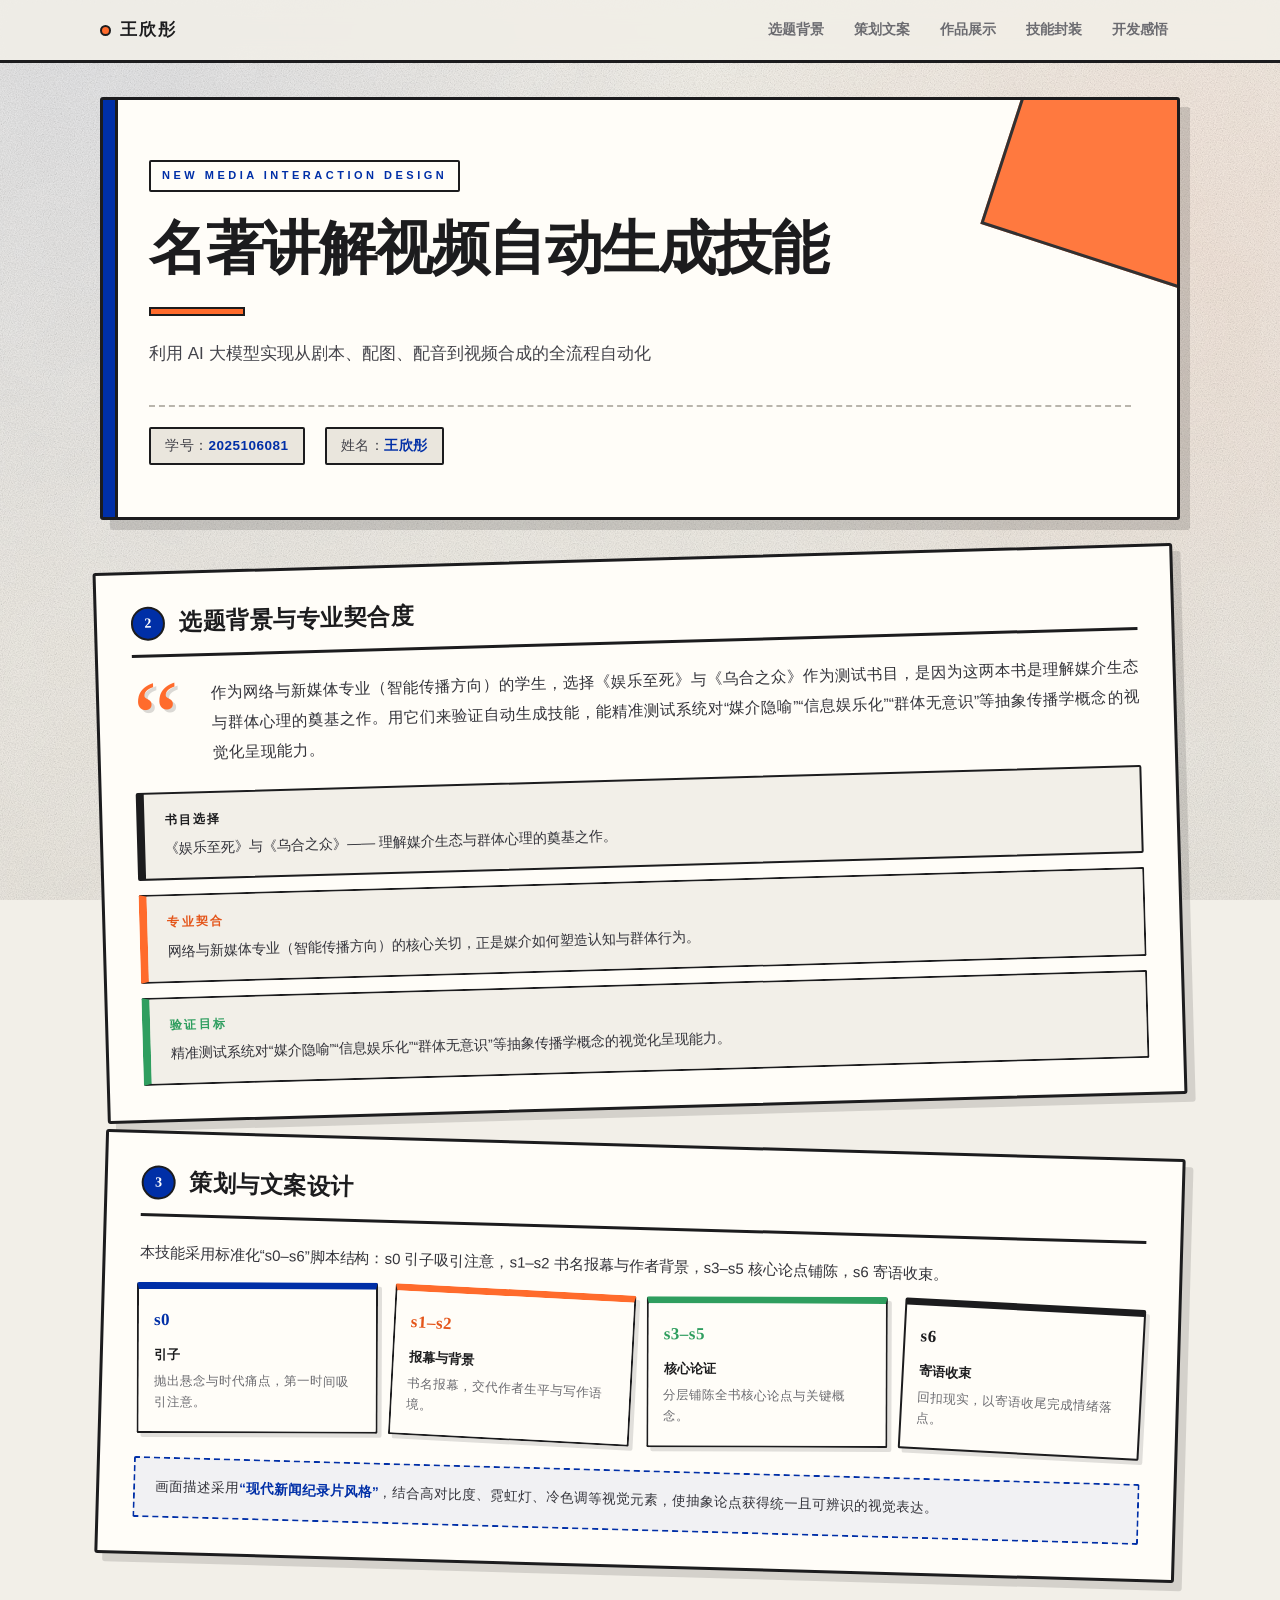
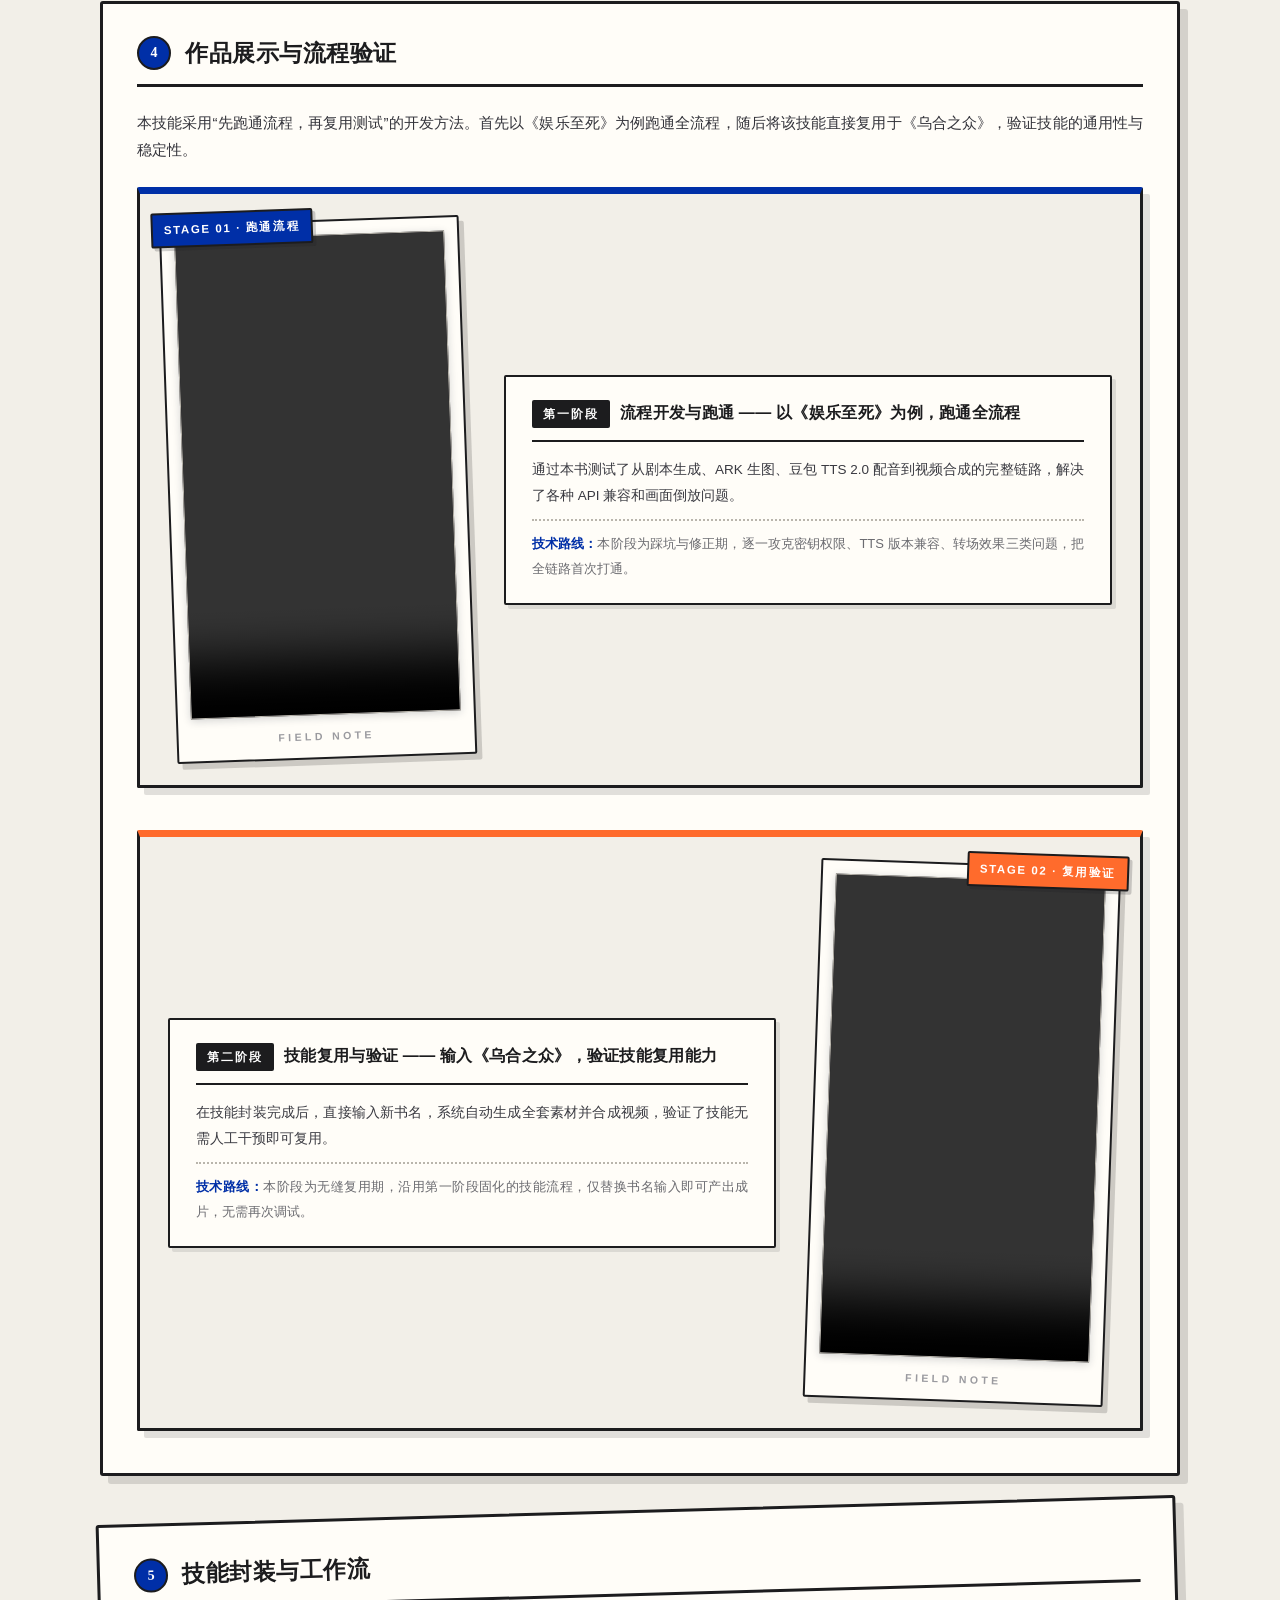
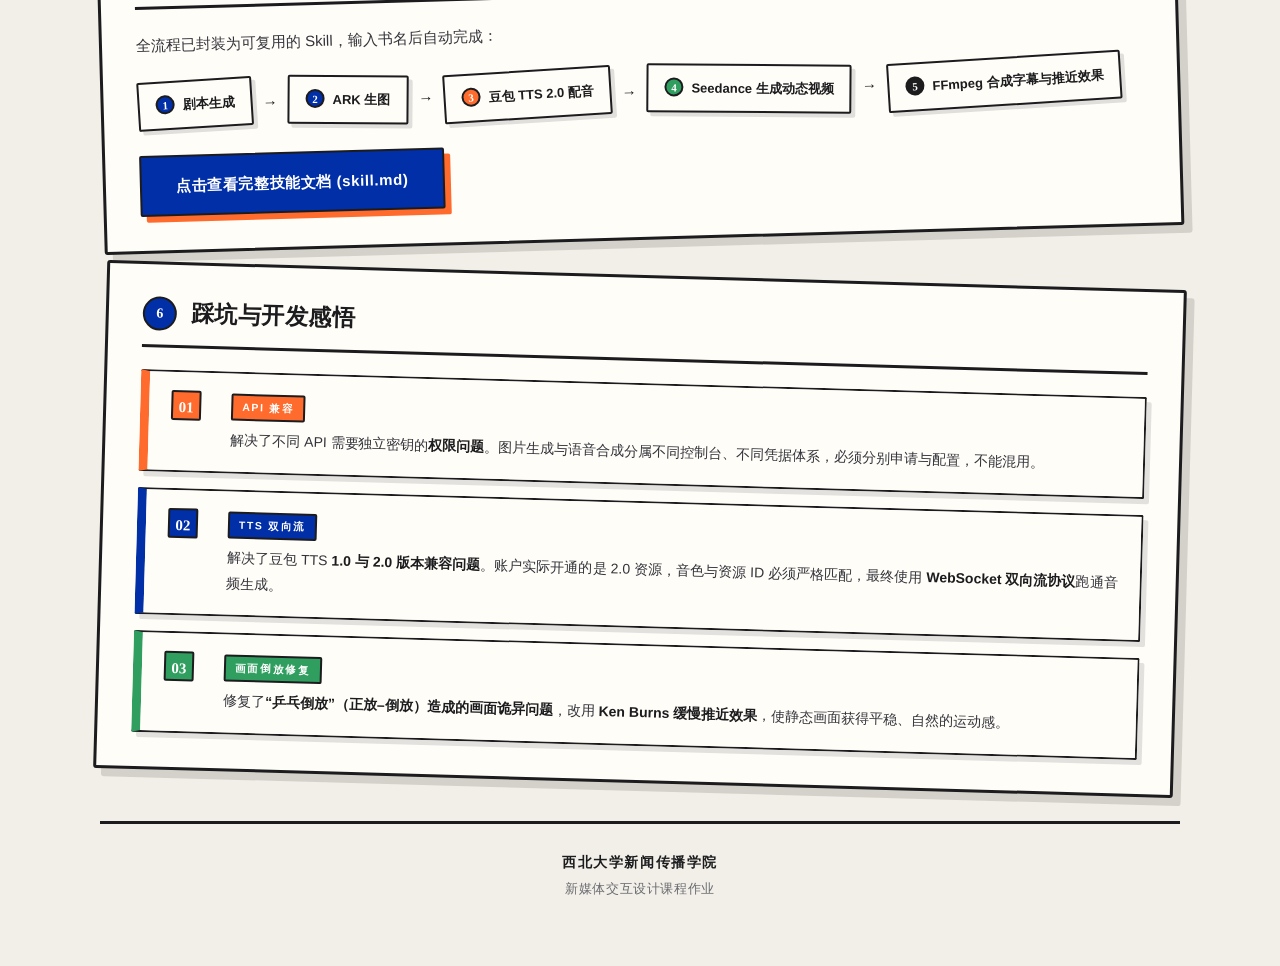
<file: 2025106081王欣彤/Assignment1/index.html>
<!DOCTYPE html>
<html lang="zh-CN">
<head>
<meta charset="UTF-8">
<meta name="viewport" content="width=device-width, initial-scale=1.0">
<title>名著讲解视频自动生成技能 | 2025106081 王欣彤</title>
<!-- 外部样式表（保留，仍可用）；本页视觉升级版样式以内联 style 为准 -->
<link rel="stylesheet" href="css/style.css">
<style>
  /* ============================================================
     现代杂志拼贴风格 · 视觉升级版
     说明：本 <style> 位于 <link> 之后，同名选择器优先级更靠后，
          因此页面最终生效的是本段规则（原 style.css 作为兼容保留）。
     ============================================================ */

  :root{
    --primary:#1A365D;
    --accent:#3182CE;
    --accent-dark:#2C6DB0;
    --bg:#F8FAFC;
    --line:#E2E8F0;
    --text:#1E293B;
    --muted:#64748B;
    --radius:6px;

    /* --- 拼贴风新增令牌 --- */
    --paper:#F2EFE8;          /* 米白纸底 */
    --paper-2:#EAE6DD;        /* 深一档的纸色 */
    --ink:#1C1C1E;            /* 高级灰近黑 */
    --gray-1:#6B6B70;
    --gray-2:#9A9A9F;
    --klein:#002FA7;          /* 克莱因蓝 */
    --klein-dark:#001E6B;
    --orange:#FF6B2C;         /* 活力橙 */
    --orange-dark:#E4551A;
    --green:#2F9E5F;
    --hard:#1C1C1E;           /* 粗黑边框色 */
  }

  *{margin:0;padding:0;box-sizing:border-box;}

  html{
    -webkit-text-size-adjust:100%;
    scroll-behavior:smooth;      /* 锚点平滑滚动 */
    scroll-padding-top:96px;     /* 吸顶导航补偿 */
  }

  body{
    font-family:"Microsoft YaHei","微软雅黑","PingFang SC","Hiragino Sans GB",sans-serif;
    color:var(--text);
    font-size:15px;
    line-height:1.8;
    padding:0 24px 64px;
    background-color:var(--paper);
    /* 米白底 + 渐变晕染 + 双层噪点纹理，纯 CSS / 内联 SVG，不依赖外部资源 */
    background-image:
      url("data:image/svg+xml;utf8,<svg xmlns='http://www.w3.org/2000/svg' width='160' height='160'><filter id='n'><feTurbulence type='fractalNoise' baseFrequency='0.85' numOctaves='4' stitchTiles='stitch'/><feColorMatrix type='saturate' values='0'/></filter><rect width='160' height='160' filter='url(%23n)' opacity='0.42'/></svg>"),
      url("data:image/svg+xml;utf8,<svg xmlns='http://www.w3.org/2000/svg' width='420' height='420'><filter id='m'><feTurbulence type='fractalNoise' baseFrequency='0.014' numOctaves='2'/><feColorMatrix type='saturate' values='0'/></filter><rect width='420' height='420' filter='url(%23m)' opacity='0.5'/></svg>"),
      radial-gradient(circle at 8% 4%, rgba(0,47,167,.07), transparent 42%),
      radial-gradient(circle at 94% 26%, rgba(255,107,44,.08), transparent 38%),
      linear-gradient(180deg,#F6F3EC 0%,#F2EFE8 38%,#EDE9E1 100%);
    background-size:160px 160px, 420px 420px, auto, auto, auto;
    background-attachment:fixed, fixed, fixed, fixed, fixed;
    background-blend-mode:multiply, soft-light, normal, normal, normal;
  }

  .wrap{
    max-width:1080px;
    margin:0 auto;
  }

  /* ================= 顶部吸顶导航 ================= */
  .nav{
    position:sticky;
    top:0;
    z-index:99;
    margin:0 -24px;
    padding:0 24px;
    background:rgba(242,239,232,.86);
    -webkit-backdrop-filter:saturate(150%) blur(10px);
    backdrop-filter:saturate(150%) blur(10px);
    border-bottom:3px solid var(--hard);
  }

  .nav-inner{
    max-width:1080px;
    margin:0 auto;
    height:60px;
    display:flex;
    align-items:center;
    justify-content:space-between;
    gap:20px;
  }

  .nav-brand{
    font-size:17px;
    font-weight:900;
    color:var(--ink);
    letter-spacing:2px;
    white-space:nowrap;
    display:flex;
    align-items:center;
    gap:9px;
  }

  .nav-brand .dot{
    width:11px;
    height:11px;
    background:var(--orange);
    border:2px solid var(--hard);
    border-radius:50%;
    display:inline-block;
  }

  .nav-links{
    display:flex;
    align-items:center;
    gap:6px;
    flex-wrap:nowrap;
  }

  .nav-links a{
    position:relative;
    display:inline-block;
    font-size:13.5px;
    font-weight:700;
    color:var(--gray-1);
    text-decoration:none;
    padding:7px 12px;
    border-radius:3px;
    white-space:nowrap;
    transition:color .18s ease, background .18s ease;
  }

  .nav-links a:hover{
    color:var(--klein);
    background:rgba(0,47,167,.07);
  }

  /* 克制的悬停下划线 */
  .nav-links a::after{
    content:"";
    position:absolute;
    left:12px;
    right:12px;
    bottom:3px;
    height:2px;
    background:var(--orange);
    transform:scaleX(0);
    transform-origin:left center;
    transition:transform .22s ease;
  }

  .nav-links a:hover::after{transform:scaleX(1);}

  /* ================= 通用区块卡片（复古粗边框 + 粗阴影） ================= */
  .card{
    position:relative;
    background:#FFFDF8;
    border:3px solid var(--hard);
    border-radius:3px;
    padding:32px 34px 34px;
    margin-bottom:34px;
    box-shadow:8px 8px 0 rgba(28,28,30,.14);
    transition:transform .22s ease, box-shadow .22s ease;
  }

  .card:hover{
    transform:scale(1.012) rotate(0deg);
    box-shadow:11px 12px 0 rgba(28,28,30,.18);
  }

  /* 拼贴：部分区块轻微旋转 2-3 度 */
  .tilt-l{transform:rotate(-1.6deg);}
  .tilt-r{transform:rotate(1.6deg);}
  .tilt-l:hover{transform:scale(1.012) rotate(-1.6deg);}
  .tilt-r:hover{transform:scale(1.012) rotate(1.6deg);}

  /* 区块序号贴纸 */
  .card-head{
    display:flex;
    align-items:center;
    gap:14px;
    padding-bottom:14px;
    margin-bottom:22px;
    border-bottom:3px solid var(--hard);
  }

  .num{
    flex:0 0 auto;
    width:34px;
    height:34px;
    border-radius:50%;
    background:var(--klein);
    color:#FFFFFF;
    font-size:14px;
    font-weight:900;
    line-height:30px;
    text-align:center;
    font-family:Georgia,"Times New Roman",serif;
    border:2px solid var(--hard);
  }

  .card-head h2{
    font-size:23px;
    font-weight:900;
    color:var(--ink);
    letter-spacing:.5px;
    line-height:1.35;
  }

  /* 细无衬线小字标签，与小标题形成对比 */
  .kicker{
    display:block;
    font-size:11px;
    font-weight:700;
    letter-spacing:3.2px;
    color:var(--gray-2);
    text-transform:uppercase;
    margin-bottom:6px;
  }

  p{
    color:#33333A;
    text-align:justify;
  }

  p + p{margin-top:12px;}

  /* ================= 1. 封面 ================= */
  .cover{
    position:relative;
    background:#FFFDF8;
    border:3px solid var(--hard);
    border-radius:3px;
    padding:60px 46px 52px;
    margin:34px 0 38px;
    overflow:hidden;
    box-shadow:10px 10px 0 rgba(28,28,30,.16);
  }

  /* 克莱因蓝色块：拼贴色带 */
  .cover::before{
    content:"";
    position:absolute;
    top:0;
    left:0;
    width:12px;
    height:100%;
    background:var(--klein);
    border-right:3px solid var(--hard);
  }

  /* 活力橙装饰斜块 */
  .cover::after{
    content:"";
    position:absolute;
    right:-70px;
    top:-70px;
    width:230px;
    height:230px;
    background:var(--orange);
    border:3px solid var(--hard);
    transform:rotate(18deg);
    opacity:.9;
  }

  .cover > *{position:relative;z-index:2;}

  .cover .eyebrow{
    display:inline-block;
    font-size:11px;
    font-weight:700;
    letter-spacing:3.5px;
    color:var(--klein);
    border:2px solid var(--hard);
    background:#FFFDF8;
    border-radius:2px;
    padding:4px 11px;
    margin-bottom:24px;
  }

  /* 超大标题 */
  .cover h1{
    font-size:58px;
    line-height:1.12;
    font-weight:900;
    color:var(--ink);
    letter-spacing:-1.5px;
    max-width:820px;
  }

  .cover .rule{
    width:96px;
    height:9px;
    background:var(--orange);
    border:2px solid var(--hard);
    margin:26px 0 22px;
  }

  .cover .sub{
    font-size:17px;
    color:#43434A;
    line-height:1.85;
    max-width:660px;
    font-weight:400;
  }

  .cover .meta{
    margin-top:36px;
    padding-top:20px;
    border-top:2px dashed #B9B5AC;
    display:flex;
    flex-wrap:wrap;
    gap:12px 20px;
    font-size:13.5px;
    color:#43434A;
    letter-spacing:.5px;
  }

  .cover .meta span{
    display:inline-block;
    background:var(--paper-2);
    border:2px solid var(--hard);
    border-radius:2px;
    padding:5px 14px;
  }

  .cover .meta span b{
    font-weight:900;
    color:var(--klein);
  }

  /* ================= 2. 选题：大引号装饰 + 块状 ================= */
  .lead-quote{
    position:relative;
    padding-left:78px;
    min-height:52px;
  }

  .lead-quote::before{
    content:"\201C";
    position:absolute;
    left:0;
    top:-14px;
    font-family:Georgia,"Times New Roman",serif;
    font-size:104px;
    line-height:1;
    color:var(--orange);
    text-shadow:3px 3px 0 rgba(28,28,30,.16);
  }

  .lead-quote p{
    font-size:15.5px;
    line-height:1.95;
  }

  /* 块状拆分：左侧色条 + 小标题 */
  .blocks{
    display:grid;
    gap:14px;
  }

  .block{
    position:relative;
    background:var(--paper);
    border:2px solid var(--hard);
    border-left:8px solid var(--klein);
    border-radius:2px;
    padding:16px 20px;
    transition:transform .2s ease, box-shadow .2s ease, background .2s ease;
  }

  .block:hover{
    transform:scale(1.02);
    box-shadow:5px 6px 0 rgba(28,28,30,.14);
    background:#FFFDF8;
  }

  .block .b-title{
    display:block;
    font-size:12px;
    font-weight:900;
    letter-spacing:2.2px;
    color:var(--klein);
    margin-bottom:5px;
  }

  .block .b-text{
    font-size:14px;
    line-height:1.85;
    color:#33333A;
    margin:0;
  }

  .block.accent-o{border-left-color:var(--orange);}
  .block.accent-o .b-title{color:var(--orange-dark);}
  .block.accent-g{border-left-color:var(--green);}
  .block.accent-g .b-title{color:var(--green);}
  .block.accent-k{border-left-color:var(--hard);}
  .block.accent-k .b-title{color:var(--ink);}

  /* ================= 3. s0-s6 栅格（错落拼贴） ================= */
  .grid-s{
    display:grid;
    grid-template-columns:repeat(4,1fr);
    gap:14px;
    margin-top:8px;
    padding:6px 0;
  }

  .s-item{
    position:relative;
    background:#FFFDF8;
    border:2.5px solid var(--hard);
    border-top:7px solid var(--klein);
    border-radius:2px;
    padding:16px 15px 18px;
    box-shadow:4px 4px 0 rgba(28,28,30,.13);
    transition:transform .22s ease, box-shadow .22s ease;
  }

  /* 错落：交替轻微旋转 */
  .s-item:nth-child(odd){transform:rotate(-1.4deg);}
  .s-item:nth-child(even){transform:rotate(1.4deg);}

  .s-item:hover{
    transform:scale(1.02) rotate(0deg);
    box-shadow:6px 7px 0 rgba(28,28,30,.18);
  }

  .s-item:nth-child(2){border-top-color:var(--orange);}
  .s-item:nth-child(3){border-top-color:var(--green);}
  .s-item:nth-child(4){border-top-color:var(--hard);}

  .s-item .tag{
    font-family:Georgia,"Times New Roman",serif;
    font-size:17px;
    font-weight:900;
    color:var(--klein);
    letter-spacing:.5px;
    display:block;
    margin-bottom:7px;
  }

  .s-item:nth-child(2) .tag{color:var(--orange-dark);}
  .s-item:nth-child(3) .tag{color:var(--green);}
  .s-item:nth-child(4) .tag{color:var(--ink);}

  .s-item .role{
    font-size:13px;
    font-weight:900;
    color:var(--ink);
    display:block;
    margin-bottom:5px;
  }

  .s-item .desc{
    font-size:12.5px;
    line-height:1.7;
    color:var(--gray-1);
    display:block;
  }

  .note{
    margin-top:20px;
    position:relative;
    background:rgba(0,47,167,.055);
    border:2px dashed var(--klein);
    border-radius:2px;
    padding:16px 20px;
    font-size:13.5px;
    line-height:1.8;
    color:#33333A;
  }

  .note strong{color:var(--klein);font-weight:900;}

  /* ================= 4. 视频：拍立得 / 杂志封面容器 ================= */
  .video-stack{display:block;}

  .stage{
    display:flex;
    align-items:center;
    gap:36px;
    background:var(--paper);
    border:3px solid var(--hard);
    border-radius:2px;
    padding:26px 28px;
    margin:42px 0;
    box-shadow:7px 7px 0 rgba(28,28,30,.13);
    transition:transform .22s ease, box-shadow .22s ease;
  }

  .stage:hover{
    transform:scale(1.012);
    box-shadow:10px 11px 0 rgba(28,28,30,.17);
  }

  .stage:first-child{margin-top:24px;}
  .stage:last-child{margin-bottom:8px;}

  .stage--reverse{flex-direction:row-reverse;}

  /* 第一行：克莱因蓝顶边；第二行：活力橙顶边 */
  .stage--normal{border-top:7px solid var(--klein);}
  .stage--reverse{border-top:7px solid var(--orange);}

  /* 拍立得相框 */
  .stage-media{
    flex:0 0 300px;
    width:300px;
    background:#FFFDF8;
    border:2.5px solid var(--hard);
    border-radius:2px;
    padding:13px 13px 42px;
    box-shadow:5px 6px 0 rgba(28,28,30,.18);
    position:relative;
    transition:transform .25s ease, box-shadow .25s ease;
  }

  .stage--normal .stage-media{transform:rotate(-2deg);}
  .stage--reverse .stage-media{transform:rotate(2deg);}

  .stage--normal .stage-media:hover{
    transform:rotate(-2deg) scale(1.02);
    box-shadow:7px 9px 0 rgba(28,28,30,.22);
  }

  .stage--reverse .stage-media:hover{
    transform:rotate(2deg) scale(1.02);
    box-shadow:7px 9px 0 rgba(28,28,30,.22);
  }

  .stage-media video{
    display:block;
    width:100%;
    height:auto;
    aspect-ratio:9 / 16;
    object-fit:contain;
    background:#14141A;
    border:1px solid #B9B5AC;
    border-radius:0;
  }

  /* 相框底部手写感签名 */
  .stage-media::after{
    content:"FIELD NOTE";
    position:absolute;
    left:0;
    right:0;
    bottom:11px;
    text-align:center;
    font-size:10.5px;
    font-weight:700;
    letter-spacing:3.4px;
    color:var(--gray-2);
  }

  /* 阶段小标签：贴在相框角上 */
  .stage-flag{
    position:absolute;
    top:-14px;
    left:-10px;
    z-index:3;
    background:var(--klein);
    color:#FFFFFF;
    font-size:11.5px;
    font-weight:900;
    letter-spacing:1.6px;
    border:2px solid var(--hard);
    border-radius:2px;
    padding:5px 11px;
    white-space:nowrap;
    box-shadow:3px 3px 0 rgba(28,28,30,.2);
  }

  .stage--reverse .stage-flag{
    background:var(--orange);
    left:auto;
    right:-10px;
  }

  .stage-body{
    flex:1 1 auto;
    min-width:0;
    align-self:center;
    background:#FFFDF8;
    border:2px solid var(--hard);
    border-radius:2px;
    padding:22px 26px;
    box-shadow:4px 4px 0 rgba(28,28,30,.1);
  }

  .stage-head{
    display:flex;
    align-items:baseline;
    flex-wrap:wrap;
    gap:10px;
    padding-bottom:12px;
    margin-bottom:15px;
    border-bottom:2px solid var(--hard);
  }

  .stage-tag{
    flex:0 0 auto;
    background:var(--ink);
    color:#FFFFFF;
    font-size:11.5px;
    font-weight:900;
    letter-spacing:2px;
    border-radius:2px;
    padding:4px 11px;
    white-space:nowrap;
  }

  .stage-title{
    font-size:16px;
    font-weight:900;
    color:var(--ink);
    letter-spacing:.3px;
  }

  .stage-desc{
    margin:0;
    font-size:13.5px;
    line-height:1.88;
    color:#3A3A41;
    text-align:justify;
  }

  .stage-desc + .stage-desc{margin-top:11px;}

  .stage-desc.tech{
    padding-top:11px;
    border-top:2px dotted #B9B5AC;
    color:var(--gray-1);
    font-size:13px;
  }

  .stage-desc.tech b{
    color:var(--klein);
    font-weight:900;
  }

  /* ================= 5. 工作流：拼贴风步骤条 ================= */
  .flow{
    display:flex;
    flex-wrap:wrap;
    align-items:center;
    gap:10px;
    margin:22px 0 26px;
  }

  .flow .step{
    position:relative;
    background:#FFFDF8;
    border:2.5px solid var(--hard);
    border-radius:2px;
    padding:11px 16px;
    font-size:13px;
    font-weight:900;
    color:var(--ink);
    white-space:nowrap;
    box-shadow:4px 4px 0 rgba(28,28,30,.13);
    transition:transform .2s ease, box-shadow .2s ease;
  }

  /* 拼贴：每个步骤错落角度交替 */
  .flow .step:nth-child(4n+1){transform:rotate(-2deg);}
  .flow .step:nth-child(4n+3){transform:rotate(2deg);}

  .flow .step:hover{
    transform:scale(1.02) rotate(0deg);
    box-shadow:6px 6px 0 rgba(28,28,30,.19);
  }

  /* 步骤编号 */
  .flow .step .n{
    display:inline-block;
    font-family:Georgia,"Times New Roman",serif;
    font-size:11px;
    font-weight:900;
    color:#FFFFFF;
    background:var(--klein);
    border:2px solid var(--hard);
    border-radius:50%;
    width:19px;
    height:19px;
    line-height:16px;
    text-align:center;
    margin-right:8px;
    vertical-align:1px;
  }

  .flow .step:nth-child(4n+5) .n{background:var(--orange);}
  .flow .step:nth-child(4n+7) .n{background:var(--green);}
  .flow .step:nth-child(4n+9) .n{background:var(--ink);}

  .flow .arrow{
    color:var(--hard);
    font-size:15px;
    font-weight:900;
    line-height:1;
  }

  /* 主按钮：克莱因蓝粗边框块 */
  .btn{
    display:inline-block;
    background:var(--klein);
    color:#FFFFFF;
    font-size:15px;
    font-weight:900;
    letter-spacing:.6px;
    padding:15px 34px;
    border-radius:2px;
    text-decoration:none;
    border:2.5px solid var(--hard);
    box-shadow:6px 6px 0 var(--orange);
    transition:transform .2s ease, box-shadow .2s ease, background .2s ease;
  }

  .btn:hover{
    background:var(--klein-dark);
    transform:scale(1.02);
    box-shadow:8px 9px 0 var(--orange);
  }

  /* ================= 6. 感悟：彩色标签卡片 ================= */
  .pains{
    display:grid;
    gap:16px;
  }

  .pain{
    position:relative;
    display:grid;
    grid-template-columns:44px 1fr;
    gap:16px;
    align-items:start;
    background:#FFFDF8;
    border:2.5px solid var(--hard);
    border-radius:2px;
    padding:18px 22px;
    box-shadow:5px 5px 0 rgba(28,28,30,.12);
    transition:transform .2s ease, box-shadow .2s ease;
  }

  .pain:hover{
    transform:scale(1.02);
    box-shadow:7px 8px 0 rgba(28,28,30,.17);
  }

  /* 三类颜色标签：左色条 + 编号底色 */
  .pain.p-api{border-left:9px solid var(--orange);}
  .pain.p-tts{border-left:9px solid var(--klein);}
  .pain.p-fix{border-left:9px solid var(--green);}

  .pain .idx{
    font-family:Georgia,"Times New Roman",serif;
    font-size:15px;
    font-weight:900;
    color:#FFFFFF;
    text-align:center;
    line-height:30px;
    width:30px;
    height:30px;
    border:2px solid var(--hard);
    border-radius:2px;
    background:var(--orange);
  }

  .pain.p-tts .idx{background:var(--klein);}
  .pain.p-fix .idx{background:var(--green);}

  .pain .txt{
    font-size:14px;
    line-height:1.85;
    color:#33333A;
    text-align:justify;
    margin:0;
  }

  .pain .txt b{color:var(--ink);font-weight:900;}

  /* 分类小标签 */
  .pain .chip{
    display:inline-block;
    font-size:10.5px;
    font-weight:900;
    letter-spacing:1.6px;
    color:#FFFFFF;
    background:var(--orange);
    border:2px solid var(--hard);
    border-radius:2px;
    padding:2px 9px;
    margin-bottom:7px;
  }

  .pain.p-tts .chip{background:var(--klein);}
  .pain.p-fix .chip{background:var(--green);}

  /* ================= 7. 页脚 ================= */
  .footer{
    margin-top:38px;
    padding-top:24px;
    border-top:3px solid var(--hard);
    text-align:center;
    font-size:13px;
    color:var(--gray-1);
    line-height:2;
    letter-spacing:.6px;
  }

  .footer b{
    color:var(--ink);
    font-weight:900;
    font-size:14px;
    letter-spacing:1.6px;
  }

  /* ================= 响应式 ================= */
  @media (max-width:900px){
    .cover h1{font-size:44px;}
    .nav-links a{padding:7px 9px;font-size:12.5px;}
  }

  @media (max-width:820px){
    body{padding:0 16px 48px;}
    .nav{margin:0 -16px;padding:0 16px;}
    .nav-inner{height:auto;min-height:56px;flex-wrap:wrap;padding:8px 0;gap:6px;}
    .nav-links{gap:2px;flex-wrap:wrap;}
    .nav-links a{font-size:12px;padding:5px 8px;}
    .card{padding:24px 20px 26px;box-shadow:6px 6px 0 rgba(28,28,30,.13);}
    .tilt-l,.tilt-r{transform:none;}
    .cover{padding:40px 24px 36px;box-shadow:7px 7px 0 rgba(28,28,30,.14);}
    .cover h1{font-size:34px;letter-spacing:-.5px;}
    .cover .sub{font-size:15px;}
    .cover::after{width:150px;height:150px;right:-58px;top:-58px;}
    .grid-s{grid-template-columns:repeat(2,1fr);}
    .s-item:nth-child(odd),.s-item:nth-child(even){transform:none;}
    .lead-quote{padding-left:60px;}
    .lead-quote::before{font-size:80px;top:-8px;}
    .stage{
      flex-direction:column;
      gap:24px;
      padding:22px 18px;
      margin:30px 0;
    }
    .stage--normal .stage-media,
    .stage--reverse .stage-media{transform:none;}
    .stage-media{flex:0 0 auto;width:100%;max-width:320px;margin:0 auto;}
    .stage-flag{left:0;right:auto;}
    .stage--reverse .stage-flag{left:0;right:auto;}
    .flow .step:nth-child(4n+1),
    .flow .step:nth-child(4n+3){transform:none;}
  }

  @media (max-width:480px){
    .cover h1{font-size:28px;}
    .card-head h2{font-size:19px;}
    .grid-s{grid-template-columns:1fr;}
    .flow{gap:7px;}
    .flow .step{font-size:12px;padding:9px 12px;}
    .btn{display:block;text-align:center;padding:14px 18px;}
    .pain{grid-template-columns:34px 1fr;gap:12px;padding:16px;}
    .lead-quote{padding-left:0;padding-top:56px;}
    .lead-quote::before{left:0;top:-6px;font-size:74px;}
  }
</style>
</head>
<body>

<!-- ================= 顶部吸顶导航 ================= -->
<nav class="nav">
  <div class="nav-inner">
    <span class="nav-brand"><span class="dot"></span>王欣彤</span>
    <div class="nav-links">
      <a href="#sec-topic">选题背景</a>
      <a href="#sec-plan">策划文案</a>
      <a href="#sec-work">作品展示</a>
      <a href="#sec-skill">技能封装</a>
      <a href="#sec-learn">开发感悟</a>
    </div>
  </div>
</nav>

<div class="wrap">

  <!-- ============ 1. 封面区 ============ -->
  <header class="cover">
    <span class="eyebrow">NEW MEDIA INTERACTION DESIGN</span>
    <h1>名著讲解视频自动生成技能</h1>
    <div class="rule"></div>
    <p class="sub">利用 AI 大模型实现从剧本、配图、配音到视频合成的全流程自动化</p>
    <div class="meta">
      <span>学号：<b>2025106081</b></span>
      <span>姓名：<b>王欣彤</b></span>
    </div>
  </header>

  <!-- ============ 2. 选题区 ============ -->
  <section class="card tilt-l" id="sec-topic">
    <div class="card-head">
      <span class="num">2</span>
      <h2>选题背景与专业契合度</h2>
    </div>

    <div class="lead-quote">
      <p>作为网络与新媒体专业（智能传播方向）的学生，选择《娱乐至死》与《乌合之众》作为测试书目，是因为这两本书是理解媒介生态与群体心理的奠基之作。用它们来验证自动生成技能，能精准测试系统对“媒介隐喻”“信息娱乐化”“群体无意识”等抽象传播学概念的视觉化呈现能力。</p>
    </div>

    <div class="blocks" style="margin-top:22px;">
      <div class="block accent-k">
        <span class="b-title">书目选择</span>
        <p class="b-text">《娱乐至死》与《乌合之众》—— 理解媒介生态与群体心理的奠基之作。</p>
      </div>
      <div class="block accent-o">
        <span class="b-title">专业契合</span>
        <p class="b-text">网络与新媒体专业（智能传播方向）的核心关切，正是媒介如何塑造认知与群体行为。</p>
      </div>
      <div class="block accent-g">
        <span class="b-title">验证目标</span>
        <p class="b-text">精准测试系统对“媒介隐喻”“信息娱乐化”“群体无意识”等抽象传播学概念的视觉化呈现能力。</p>
      </div>
    </div>
  </section>

  <!-- ============ 3. 策划与文案区 ============ -->
  <section class="card tilt-r" id="sec-plan">
    <div class="card-head">
      <span class="num">3</span>
      <h2>策划与文案设计</h2>
    </div>
    <p>本技能采用标准化“s0–s6”脚本结构：s0 引子吸引注意，s1–s2 书名报幕与作者背景，s3–s5 核心论点铺陈，s6 寄语收束。</p>

    <div class="grid-s">
      <div class="s-item">
        <span class="tag">s0</span>
        <span class="role">引子</span>
        <span class="desc">抛出悬念与时代痛点，第一时间吸引注意。</span>
      </div>
      <div class="s-item">
        <span class="tag">s1–s2</span>
        <span class="role">报幕与背景</span>
        <span class="desc">书名报幕，交代作者生平与写作语境。</span>
      </div>
      <div class="s-item">
        <span class="tag">s3–s5</span>
        <span class="role">核心论证</span>
        <span class="desc">分层铺陈全书核心论点与关键概念。</span>
      </div>
      <div class="s-item">
        <span class="tag">s6</span>
        <span class="role">寄语收束</span>
        <span class="desc">回扣现实，以寄语收尾完成情绪落点。</span>
      </div>
    </div>

    <div class="note">
      画面描述采用<strong>“现代新闻纪录片风格”</strong>，结合高对比度、霓虹灯、冷色调等视觉元素，使抽象论点获得统一且可辨识的视觉表达。
    </div>
  </section>

  <!-- ============ 4. 视频展示区 ============ -->
  <section class="card" id="sec-work">
    <div class="card-head">
      <span class="num">4</span>
      <h2>作品展示与流程验证</h2>
    </div>
    <p>本技能采用“先跑通流程，再复用测试”的开发方法。首先以《娱乐至死》为例跑通全流程，随后将该技能直接复用于《乌合之众》，验证技能的通用性与稳定性。</p>

    <div class="video-stack">

      <!-- 第一行：视频在左，文字在右 -->
      <div class="stage stage--normal">
        <div class="stage-media">
          <span class="stage-flag">STAGE 01 · 跑通流程</span>
          <video controls preload="metadata" playsinline>
            <source src="mp4/《娱乐至死》讲解视频.mp4" type="video/mp4">
            您的浏览器不支持 HTML5 视频播放，请升级浏览器后重试。
          </video>
        </div>
        <div class="stage-body">
          <div class="stage-head">
            <span class="stage-tag">第一阶段</span>
            <span class="stage-title">流程开发与跑通 —— 以《娱乐至死》为例，跑通全流程</span>
          </div>
          <p class="stage-desc">通过本书测试了从剧本生成、ARK 生图、豆包 TTS 2.0 配音到视频合成的完整链路，解决了各种 API 兼容和画面倒放问题。</p>
          <p class="stage-desc tech"><b>技术路线：</b>本阶段为踩坑与修正期，逐一攻克密钥权限、TTS 版本兼容、转场效果三类问题，把全链路首次打通。</p>
        </div>
      </div>

      <!-- 第二行：反向排列，文字在左，视频在右 -->
      <div class="stage stage--reverse">
        <div class="stage-media">
          <span class="stage-flag">STAGE 02 · 复用验证</span>
          <video controls preload="metadata" playsinline>
            <source src="mp4/《乌合之众》讲解视频.mp4" type="video/mp4">
            您的浏览器不支持 HTML5 视频播放，请升级浏览器后重试。
          </video>
        </div>
        <div class="stage-body">
          <div class="stage-head">
            <span class="stage-tag">第二阶段</span>
            <span class="stage-title">技能复用与验证 —— 输入《乌合之众》，验证技能复用能力</span>
          </div>
          <p class="stage-desc">在技能封装完成后，直接输入新书名，系统自动生成全套素材并合成视频，验证了技能无需人工干预即可复用。</p>
          <p class="stage-desc tech"><b>技术路线：</b>本阶段为无缝复用期，沿用第一阶段固化的技能流程，仅替换书名输入即可产出成片，无需再次调试。</p>
        </div>
      </div>

    </div>
  </section>

  <!-- ============ 5. 技能展示区 ============ -->
  <section class="card tilt-l" id="sec-skill">
    <div class="card-head">
      <span class="num">5</span>
      <h2>技能封装与工作流</h2>
    </div>
    <p>全流程已封装为可复用的 Skill，输入书名后自动完成：</p>

    <div class="flow">
      <span class="step"><span class="n">1</span>剧本生成</span><span class="arrow">→</span>
      <span class="step"><span class="n">2</span>ARK 生图</span><span class="arrow">→</span>
      <span class="step"><span class="n">3</span>豆包 TTS 2.0 配音</span><span class="arrow">→</span>
      <span class="step"><span class="n">4</span>Seedance 生成动态视频</span><span class="arrow">→</span>
      <span class="step"><span class="n">5</span>FFmpeg 合成字幕与推近效果</span>
    </div>

    <a class="btn" href="skill.md" target="_blank">点击查看完整技能文档 (skill.md)</a>
  </section>

  <!-- ============ 6. 开发感悟区 ============ -->
  <section class="card tilt-r" id="sec-learn">
    <div class="card-head">
      <span class="num">6</span>
      <h2>踩坑与开发感悟</h2>
    </div>
    <div class="pains">
      <div class="pain p-api">
        <span class="idx">01</span>
        <div>
          <span class="chip">API 兼容</span>
          <p class="txt">解决了不同 API 需要独立密钥的<b>权限问题</b>。图片生成与语音合成分属不同控制台、不同凭据体系，必须分别申请与配置，不能混用。</p>
        </div>
      </div>
      <div class="pain p-tts">
        <span class="idx">02</span>
        <div>
          <span class="chip">TTS 双向流</span>
          <p class="txt">解决了豆包 TTS <b>1.0 与 2.0 版本兼容问题</b>。账户实际开通的是 2.0 资源，音色与资源 ID 必须严格匹配，最终使用 <b>WebSocket 双向流协议</b>跑通音频生成。</p>
        </div>
      </div>
      <div class="pain p-fix">
        <span class="idx">03</span>
        <div>
          <span class="chip">画面倒放修复</span>
          <p class="txt">修复了<b>“乒乓倒放”（正放–倒放）造成的画面诡异问题</b>，改用 <b>Ken Burns 缓慢推近效果</b>，使静态画面获得平稳、自然的运动感。</p>
        </div>
      </div>
    </div>
  </section>

  <!-- ============ 7. 页脚 ============ -->
  <footer class="footer">
    <b>西北大学新闻传播学院</b><br>
    新媒体交互设计课程作业
  </footer>

</div>
</body>
</html>
</file>
<file: 2025106081王欣彤/Assignment1/css/style.css>
:root{
    --primary:#1A365D;
    --accent:#3182CE;
    --accent-dark:#2C6DB0;
    --bg:#F8FAFC;
    --line:#E2E8F0;
    --text:#1E293B;
    --muted:#64748B;
    --radius:6px;
  }

  *{margin:0;padding:0;box-sizing:border-box;}

  html{-webkit-text-size-adjust:100%;}

  body{
    font-family:"Microsoft YaHei","微软雅黑","PingFang SC","Hiragino Sans GB",sans-serif;
    background:var(--bg);
    color:var(--text);
    font-size:15px;
    line-height:1.8;
    padding:40px 24px 56px;
  }

  .wrap{
    max-width:1080px;
    margin:0 auto;
  }

  /* ---------- 通用卡片 ---------- */
  .card{
    background:#FFFFFF;
    border:1px solid var(--line);
    border-left:4px solid var(--accent);
    border-radius:var(--radius);
    padding:30px 34px;
    margin-bottom:22px;
    box-shadow:0 1px 2px rgba(26,54,93,.05);
  }

  .card-head{
    display:flex;
    align-items:center;
    gap:12px;
    padding-bottom:14px;
    margin-bottom:18px;
    border-bottom:1px solid var(--line);
  }

  .num{
    flex:0 0 auto;
    width:26px;
    height:26px;
    border-radius:3px;
    background:var(--primary);
    color:#FFFFFF;
    font-size:13px;
    font-weight:700;
    line-height:26px;
    text-align:center;
    font-family:Georgia,"Times New Roman",serif;
  }

  .card-head h2{
    font-size:19px;
    font-weight:700;
    color:var(--primary);
    letter-spacing:.5px;
  }

  p{
    color:var(--text);
    text-align:justify;
  }

  p + p{margin-top:12px;}

  .quote{
    color:var(--primary);
    font-weight:700;
  }

  /* ---------- 1. 封面 ---------- */
  .cover{
    background:var(--primary);
    border:none;
    border-left:4px solid var(--accent);
    border-radius:var(--radius);
    padding:56px 44px 46px;
    margin-bottom:22px;
    box-shadow:0 2px 8px rgba(26,54,93,.18);
  }

  .cover .eyebrow{
    display:inline-block;
    font-size:12px;
    letter-spacing:3px;
    color:#9EC5E8;
    border:1px solid rgba(158,197,232,.45);
    border-radius:3px;
    padding:3px 10px;
    margin-bottom:22px;
  }

  .cover h1{
    font-size:34px;
    line-height:1.35;
    font-weight:700;
    color:#FFFFFF;
    letter-spacing:1px;
  }

  .cover .rule{
    width:64px;
    height:3px;
    background:var(--accent);
    margin:22px 0;
  }

  .cover .sub{
    font-size:16px;
    color:#CBD9E8;
    line-height:1.9;
    max-width:760px;
  }

  .cover .meta{
    margin-top:34px;
    padding-top:18px;
    border-top:1px solid rgba(255,255,255,.16);
    display:flex;
    flex-wrap:wrap;
    gap:10px 44px;
    font-size:14px;
    color:#E2EDF7;
    letter-spacing:.5px;
  }

  .cover .meta span b{
    font-weight:700;
    color:#FFFFFF;
  }

  /* ---------- 3. s0-s6 栅格 ---------- */
  .grid-s{
    display:grid;
    grid-template-columns:repeat(4,1fr);
    gap:12px;
    margin-top:6px;
  }

  .s-item{
    background:#F1F5F9;
    border:1px solid var(--line);
    border-top:3px solid var(--accent);
    border-radius:4px;
    padding:14px 14px 16px;
  }

  .s-item .tag{
    font-family:Georgia,"Times New Roman",serif;
    font-size:14px;
    font-weight:700;
    color:var(--accent);
    letter-spacing:.5px;
    display:block;
    margin-bottom:6px;
  }

  .s-item .role{
    font-size:13px;
    font-weight:700;
    color:var(--primary);
    display:block;
    margin-bottom:4px;
  }

  .s-item .desc{
    font-size:12.5px;
    line-height:1.7;
    color:var(--muted);
  }

  .note{
    margin-top:16px;
    background:#F8FAFC;
    border:1px dashed #C3D3E5;
    border-radius:4px;
    padding:14px 16px;
    font-size:13.5px;
    color:#334155;
  }

  .note strong{color:var(--primary);}

  /* ---------- 4. 视频（左右交错 Z 字形） ---------- */
  .video-stack{
    display:block;
  }

  .stage{
    display:flex;
    align-items:center;
    gap:34px;
    background:#F1F5F9;
    border:1px solid var(--line);
    border-radius:5px;
    padding:24px 28px;
    margin:40px 0;
    box-shadow:0 1px 3px rgba(26,54,93,.07);
  }

  .stage:first-child{margin-top:22px;}
  .stage:last-child{margin-bottom:6px;}

  /* 第二行反向：文字在左，视频在右 */
  .stage--reverse{
    flex-direction:row-reverse;
  }

  /* 左侧强调边框随行交替，保持 Z 字节奏 */
  .stage--normal{border-left:4px solid var(--accent);}
  .stage--reverse{
    border-left:1px solid var(--line);
    border-right:4px solid var(--accent);
  }

  .stage-media{
    flex:0 0 300px;
    width:300px;
  }

  .stage-media video{
    display:block;
    width:300px;
    height:auto;
    aspect-ratio:9 / 16;
    object-fit:contain;
    background:#0F1E33;
    border:1px solid var(--line);
    border-radius:5px;
    box-shadow:0 2px 8px rgba(15,30,51,.18);
  }

  .stage-body{
    flex:1 1 auto;
    min-width:0;
    align-self:center;
    background:#FFFFFF;
    border:1px solid var(--line);
    border-radius:4px;
    padding:20px 24px;
    box-shadow:0 1px 2px rgba(26,54,93,.05);
  }

  .stage-head{
    display:flex;
    align-items:baseline;
    flex-wrap:wrap;
    gap:10px;
    padding-bottom:11px;
    margin-bottom:14px;
    border-bottom:1px solid var(--line);
  }

  .stage-tag{
    flex:0 0 auto;
    background:var(--primary);
    color:#FFFFFF;
    font-size:12px;
    font-weight:700;
    letter-spacing:1.5px;
    border-radius:3px;
    padding:3px 10px;
    white-space:nowrap;
  }

  .stage-title{
    font-size:15.5px;
    font-weight:700;
    color:var(--primary);
    letter-spacing:.4px;
  }

  .stage-desc{
    margin:0;
    font-size:13.5px;
    line-height:1.85;
    color:#334155;
    text-align:justify;
  }

  .stage-desc + .stage-desc{margin-top:10px;}

  .stage-desc.tech{
    padding-top:10px;
    border-top:1px dashed #C3D3E5;
    color:var(--muted);
    font-size:13px;
  }

  .stage-desc.tech b{
    color:var(--primary);
    font-weight:700;
  }

  /* ---------- 5. 工作流 ---------- */
  .flow{
    display:flex;
    flex-wrap:wrap;
    align-items:center;
    gap:8px;
    margin:16px 0 22px;
  }

  .flow .step{
    background:#EBF3FB;
    border:1px solid #C7DCF1;
    border-radius:3px;
    padding:7px 12px;
    font-size:13px;
    color:var(--primary);
    font-weight:700;
    white-space:nowrap;
  }

  .flow .arrow{
    color:#94A3B8;
    font-size:13px;
    line-height:1;
  }

  .btn{
    display:inline-block;
    background:var(--accent);
    color:#FFFFFF;
    font-size:15px;
    font-weight:700;
    letter-spacing:.5px;
    padding:13px 30px;
    border-radius:4px;
    text-decoration:none;
    border:1px solid var(--accent);
    box-shadow:0 2px 6px rgba(49,130,206,.28);
  }

  .btn:hover{
    background:var(--accent-dark);
    border-color:var(--accent-dark);
  }

  /* ---------- 6. 感悟 ---------- */
  .pains{
    display:grid;
    gap:12px;
  }

  .pain{
    display:grid;
    grid-template-columns:30px 1fr;
    gap:14px;
    align-items:start;
    background:#F8FAFC;
    border:1px solid var(--line);
    border-left:3px solid var(--accent);
    border-radius:4px;
    padding:15px 18px;
  }

  .pain .idx{
    font-family:Georgia,"Times New Roman",serif;
    font-size:15px;
    font-weight:700;
    color:var(--accent);
    line-height:1.7;
  }

  .pain .txt{
    font-size:14px;
    line-height:1.8;
    color:var(--text);
    text-align:justify;
    margin:0;
  }

  .pain .txt b{
    color:var(--primary);
    font-weight:700;
  }

  /* ---------- 7. 页脚 ---------- */
  .footer{
    margin-top:34px;
    padding-top:22px;
    border-top:2px solid var(--primary);
    text-align:center;
    font-size:13px;
    color:var(--muted);
    line-height:2;
    letter-spacing:.5px;
  }

  .footer b{
    color:var(--primary);
    font-weight:700;
  }

  /* ---------- 响应式 ---------- */
  @media (max-width:820px){
    body{padding:24px 16px 40px;}
    .card{padding:24px 20px;}
    .cover{padding:40px 24px 34px;}
    .cover h1{font-size:25px;}
    .cover .sub{font-size:15px;}
    .grid-s{grid-template-columns:repeat(2,1fr);}
    .stage{
      flex-direction:column;
      gap:20px;
      padding:20px 18px;
      margin:28px 0;
    }
    .stage--normal,.stage--reverse{border-left:4px solid var(--accent);border-right:1px solid var(--line);}
    .stage-media{flex:0 0 auto;width:100%;}
    .stage-media video{width:300px;max-width:100%;margin:0 auto;}
    .stage-body{padding:18px 18px;}
  }

  @media (max-width:480px){
    .grid-s{grid-template-columns:1fr;}
    .flow{gap:6px;}
    .flow .step{font-size:12px;padding:6px 9px;}
    .stage-media video{width:100%;}
    .stage-body{padding:16px 14px;}
  }
</file>
